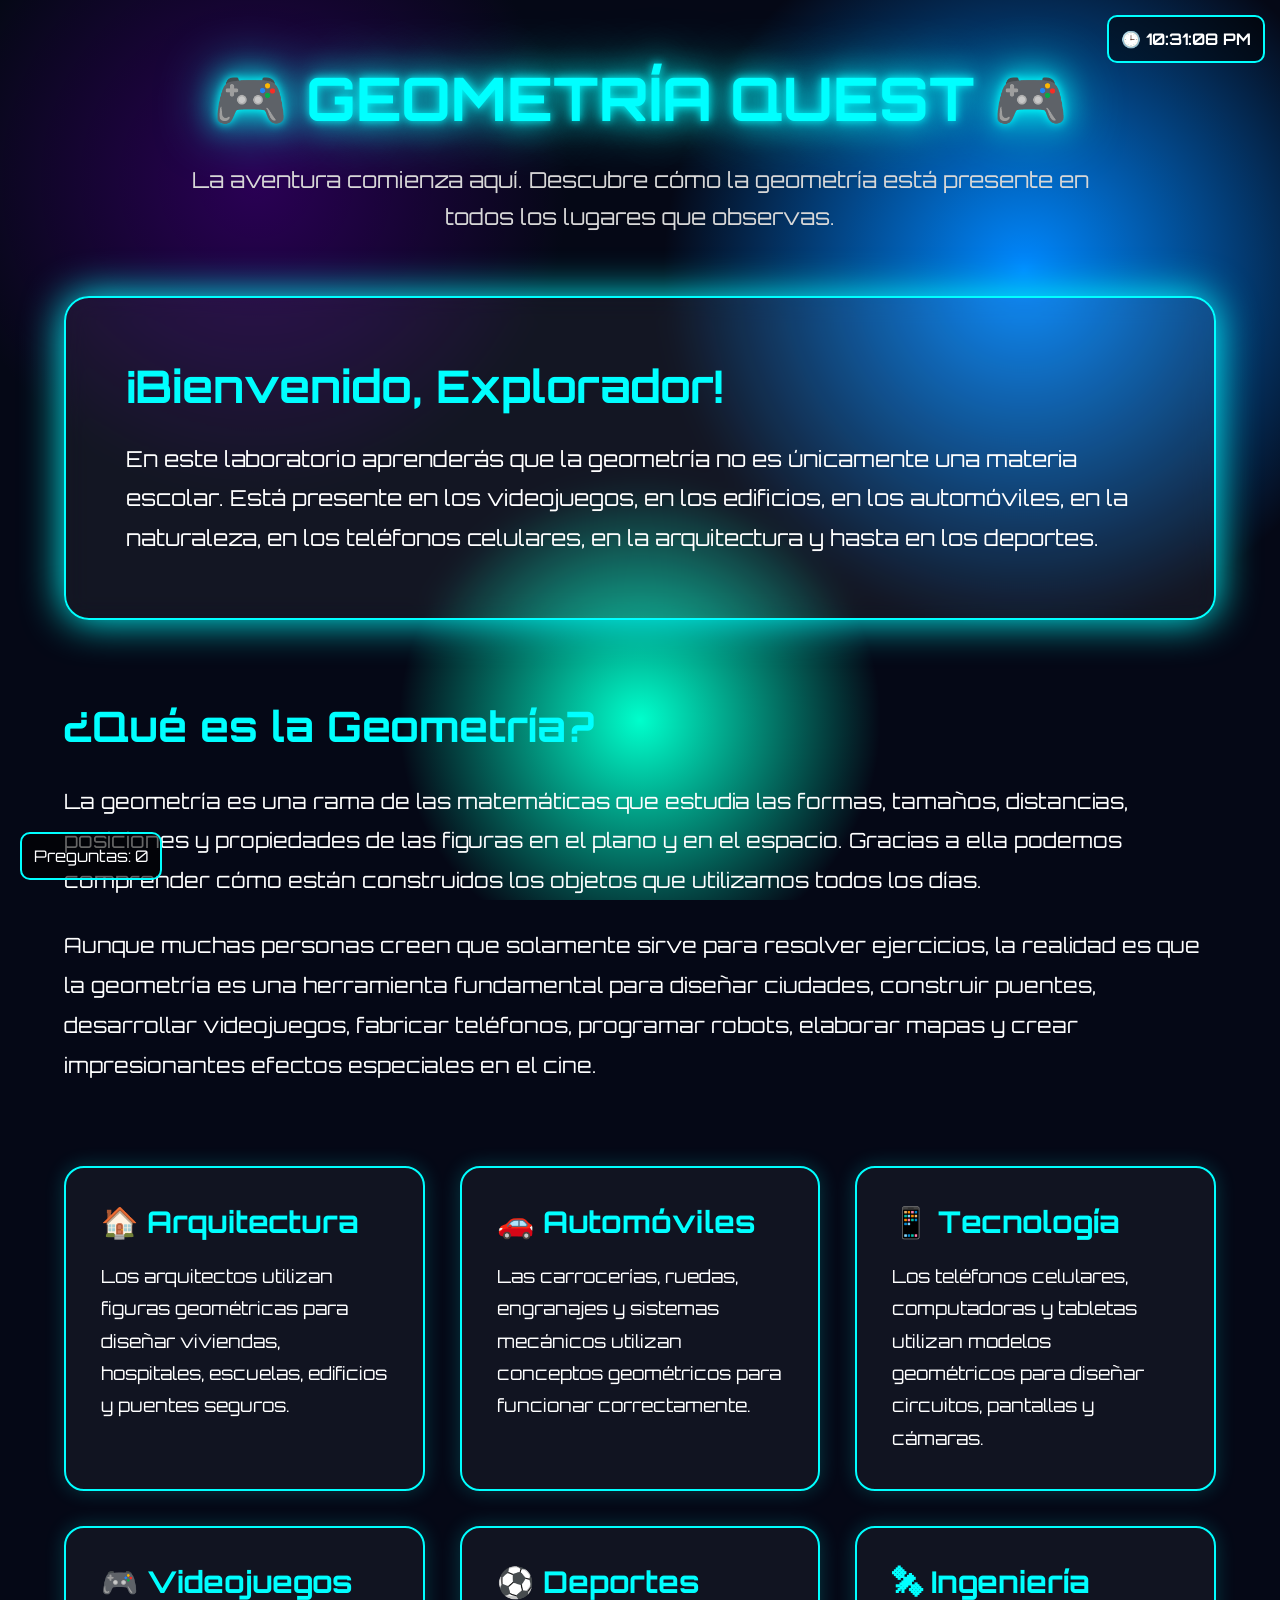
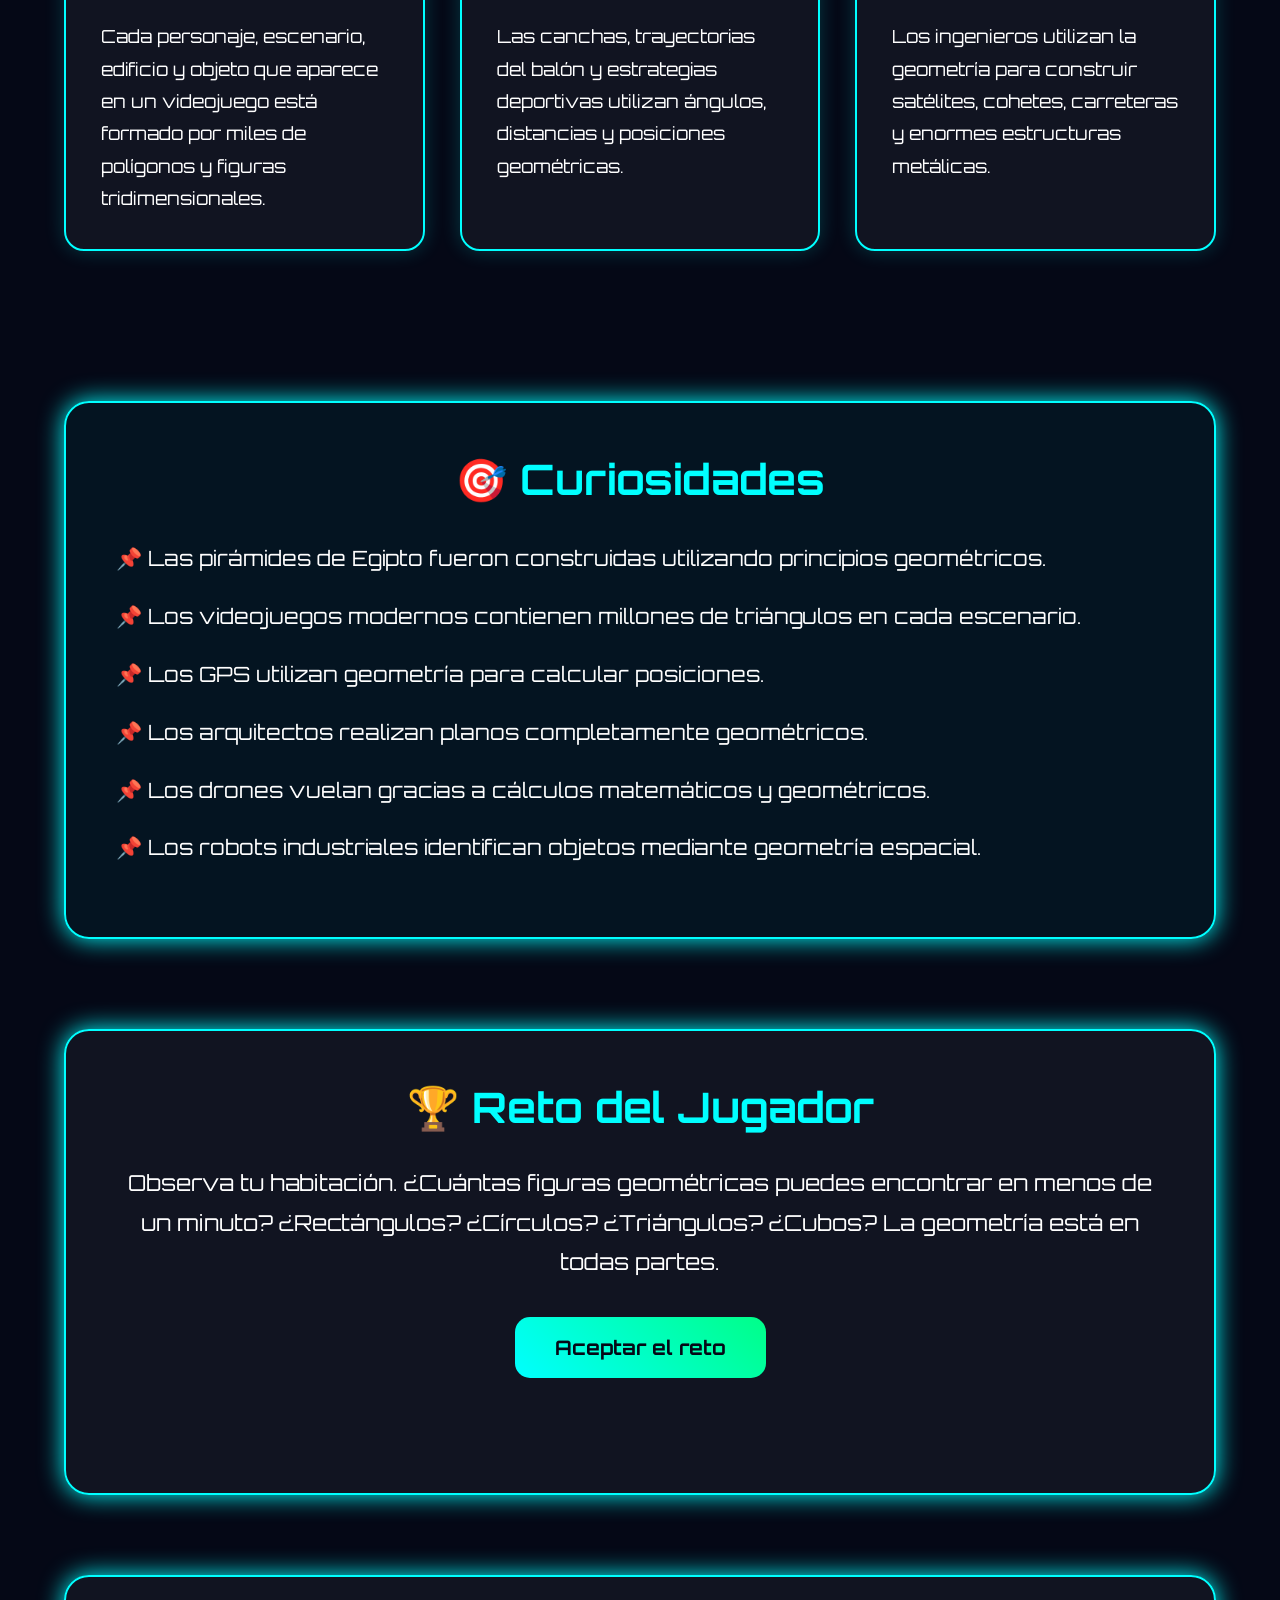
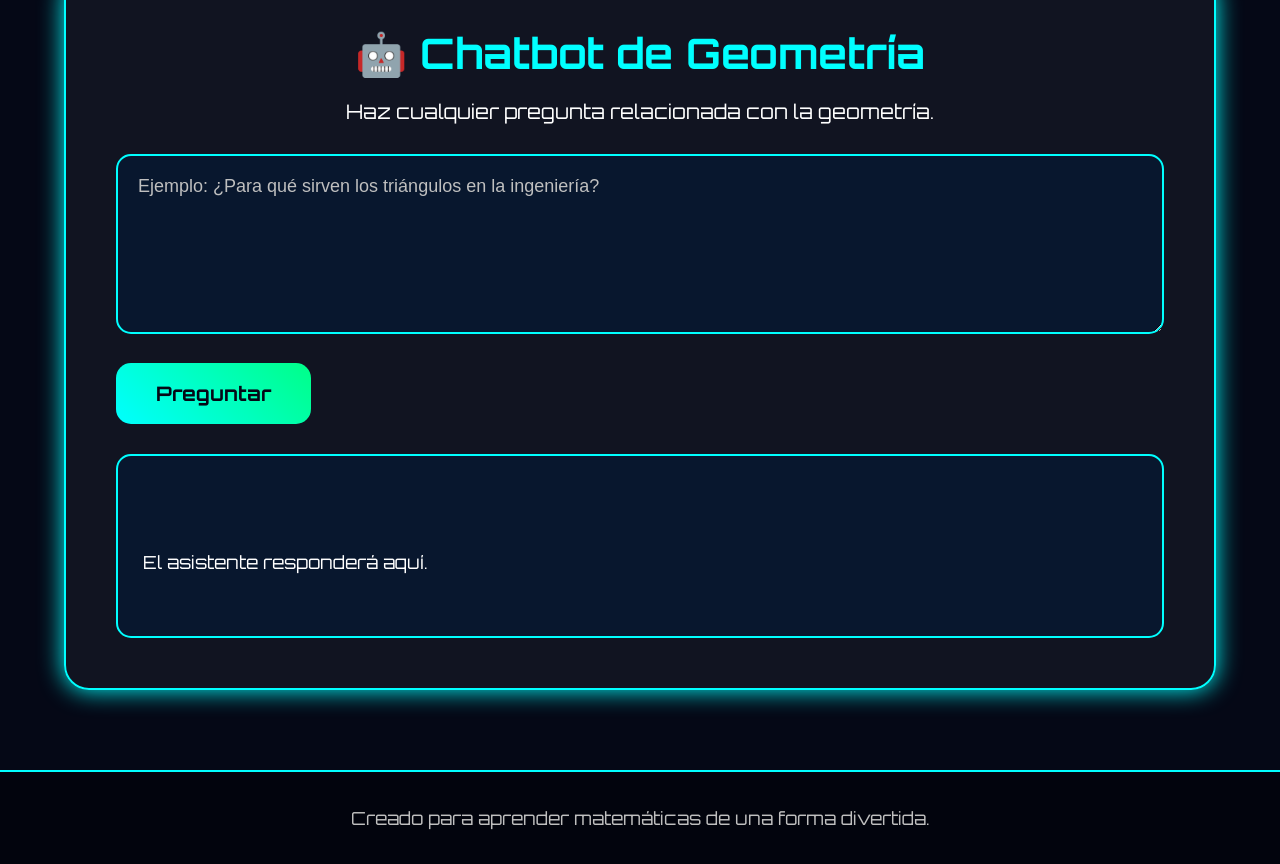
<file: index.html>
<!DOCTYPE html>
<html lang="es">

<head>

    <meta charset="UTF-8">

    <meta name="viewport" content="width=device-width, initial-scale=1.0">

    <title>Geometría Quest</title>

    <link rel="stylesheet" href="estilos.css">

    <link rel="preconnect" href="https://fonts.googleapis.com">

    <link rel="preconnect" href="https://fonts.gstatic.com" crossorigin>

    <link href="https://fonts.googleapis.com/css2?family=Orbitron:wght@400;700;900&display=swap" rel="stylesheet">

</head>

<body>

<div class="fondo"></div>

<header>

    <h1>🎮 GEOMETRÍA QUEST 🎮</h1>

    <p class="subtitulo">

        La aventura comienza aquí. Descubre cómo la geometría está presente en todos los lugares que observas.

    </p>

</header>

<section class="hero">

    <div class="hero-texto">

        <h2>¡Bienvenido, Explorador!</h2>

        <p>

            En este laboratorio aprenderás que la geometría no es únicamente una materia escolar.

            Está presente en los videojuegos, en los edificios, en los automóviles,

            en la naturaleza, en los teléfonos celulares, en la arquitectura y hasta

            en los deportes.

        </p>

    </div>

</section>

<section class="contenido">

<h2>¿Qué es la Geometría?</h2>

<p>

La geometría es una rama de las matemáticas que estudia las formas, tamaños,

distancias, posiciones y propiedades de las figuras en el plano y en el espacio.

Gracias a ella podemos comprender cómo están construidos los objetos que utilizamos

todos los días.

</p>

<p>

Aunque muchas personas creen que solamente sirve para resolver ejercicios,

la realidad es que la geometría es una herramienta fundamental para diseñar

ciudades, construir puentes, desarrollar videojuegos, fabricar teléfonos,

programar robots, elaborar mapas y crear impresionantes efectos especiales

en el cine.

</p>

</section>

<section class="cards">

<div class="card">

<h3>🏠 Arquitectura</h3>

<p>

Los arquitectos utilizan figuras geométricas para diseñar viviendas,

hospitales, escuelas, edificios y puentes seguros.

</p>

</div>

<div class="card">

<h3>🚗 Automóviles</h3>

<p>

Las carrocerías, ruedas, engranajes y sistemas mecánicos utilizan

conceptos geométricos para funcionar correctamente.

</p>

</div>

<div class="card">

<h3>📱 Tecnología</h3>

<p>

Los teléfonos celulares, computadoras y tabletas utilizan modelos

geométricos para diseñar circuitos, pantallas y cámaras.

</p>

</div>

<div class="card">

<h3>🎮 Videojuegos</h3>

<p>

Cada personaje, escenario, edificio y objeto que aparece en un videojuego

está formado por miles de polígonos y figuras tridimensionales.

</p>

</div>

<div class="card">

<h3>⚽ Deportes</h3>

<p>

Las canchas, trayectorias del balón y estrategias deportivas utilizan

ángulos, distancias y posiciones geométricas.

</p>

</div>

<div class="card">

<h3>🛰 Ingeniería</h3>

<p>

Los ingenieros utilizan la geometría para construir satélites,

cohetes, carreteras y enormes estructuras metálicas.

</p>

</div>

</section>

<section class="curiosidades">

<h2>🎯 Curiosidades</h2>

<ul>

<li>📌 Las pirámides de Egipto fueron construidas utilizando principios geométricos.</li>

<li>📌 Los videojuegos modernos contienen millones de triángulos en cada escenario.</li>

<li>📌 Los GPS utilizan geometría para calcular posiciones.</li>

<li>📌 Los arquitectos realizan planos completamente geométricos.</li>

<li>📌 Los drones vuelan gracias a cálculos matemáticos y geométricos.</li>

<li>📌 Los robots industriales identifican objetos mediante geometría espacial.</li>

</ul>

</section>

<section class="reto">

<h2>🏆 Reto del Jugador</h2>

<p>

Observa tu habitación.

¿Cuántas figuras geométricas puedes encontrar en menos de un minuto?

¿Rectángulos?

¿Círculos?

¿Triángulos?

¿Cubos?

La geometría está en todas partes.

</p>

<button id="retoBtn">

Aceptar el reto

</button>

<div id="mensajeReto"></div>

</section>

<section class="chat">

<h2>🤖 Chatbot de Geometría</h2>

<p>

Haz cualquier pregunta relacionada con la geometría.

</p>

<textarea

id="pregunta"

placeholder="Ejemplo: ¿Para qué sirven los triángulos en la ingeniería?"

></textarea>

<button id="enviar">

Preguntar

</button>

<div id="respuesta">

El asistente responderá aquí.

</div>

</section>

<footer>

<p>

Creado para aprender matemáticas de una forma divertida.

</p>

</footer>

<script src="script.js"></script>

</body>

</html>
</file>
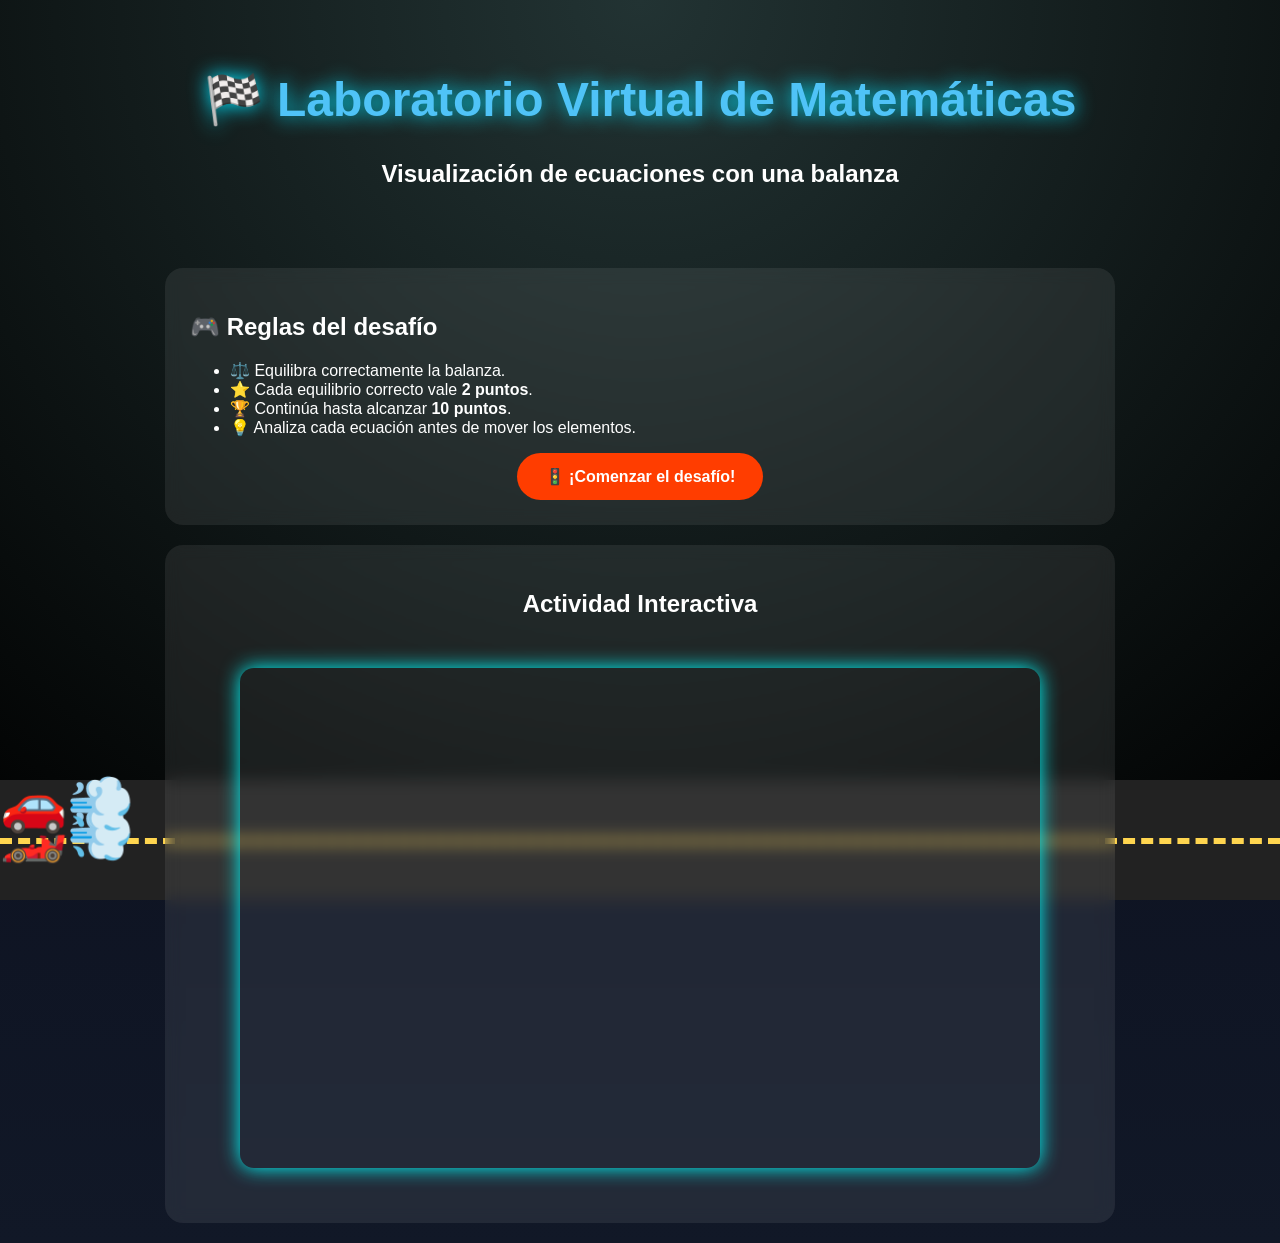
<file: ejemplo.html>
<!DOCTYPE html>
<html lang="es"><head><meta charset="UTF-8"><meta name="viewport" content="width=device-width,initial-scale=1">
<title>Laboratorio Virtual - Balanza</title>
<style>
body{margin:0;font-family:Arial;background:linear-gradient(#090b1a,#111827);color:#fff;overflow-x:hidden}
.sky{position:fixed;inset:0;background:radial-gradient(circle at top,#233,#000);z-index:-3}
.road{position:fixed;bottom:0;width:100%;height:120px;background:#222;z-index:-2}
.road:before{content:"";position:absolute;top:58px;width:100%;border-top:6px dashed #ffd54f}
.car{position:fixed;bottom:35px;font-size:54px;animation:drive 12s linear infinite}
.car2{animation-duration:16s;animation-delay:-5s;bottom:65px}
@keyframes drive{from{left:-10%}to{left:110%}}
header{text-align:center;padding:40px}
h1{font-size:3em;color:#4fc3f7;text-shadow:0 0 20px #00e5ff}
.card{max-width:900px;margin:20px auto;background:rgba(255,255,255,.08);padding:25px;border-radius:18px;backdrop-filter:blur(8px)}
.btn{display:inline-block;background:#ff3d00;color:#fff;padding:14px 28px;border-radius:40px;text-decoration:none;font-weight:bold}
.embed{display:flex;justify-content:center;padding:30px}
iframe{max-width:100%;border-radius:14px;box-shadow:0 0 20px cyan}
</style></head>
<body>
<div class="sky"></div><div class="road"></div>
<div class="car">🏎️💨</div><div class="car car2">🚗💨</div>
<header>
<h1>🏁 Laboratorio Virtual de Matemáticas</h1>
<h2>Visualización de ecuaciones con una balanza</h2>
</header>
<div class="card">
<h2>🎮 Reglas del desafío</h2>
<ul>
<li>⚖️ Equilibra correctamente la balanza.</li>
<li>⭐ Cada equilibrio correcto vale <b>2 puntos</b>.</li>
<li>🏆 Continúa hasta alcanzar <b>10 puntos</b>.</li>
<li>💡 Analiza cada ecuación antes de mover los elementos.</li>
</ul>
<center><a class="btn" href="#juego">🚦 ¡Comenzar el desafío!</a></center>
</div>
<div class="card" id="juego">
<h2 style="text-align:center">Actividad Interactiva</h2>
<div class="embed">
<iframe scrolling="no" title="Visualización de ecuaciones con una balanza" src="https://www.geogebra.org/material/iframe/id/ft8xuczm/width/800/height/500/border/888888/sfsb/true/smb/false/stb/false/stbh/false/ai/false/asb/false/sri/false/rc/false/ld/false/sdz/false/ctl/false" width="800" height="500" style="border:0"></iframe>
</div>
</div>
</body></html>
</file>
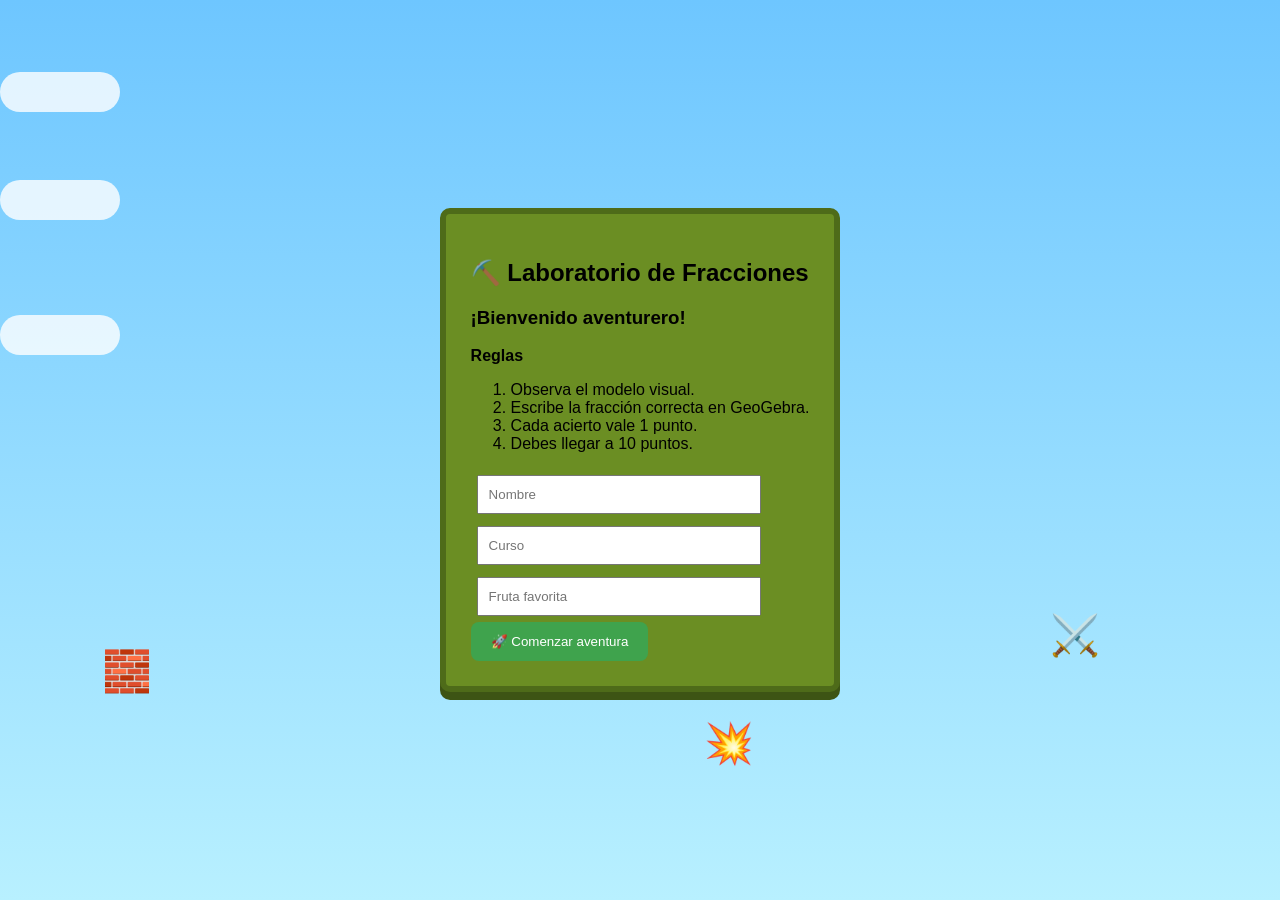
<file: ejemplo2.html>
<!DOCTYPE html>
<html lang="es"><head><meta charset="UTF-8"><meta name="viewport" content="width=device-width,initial-scale=1">
<title>Laboratorio de Fracciones</title>
<style>
body{margin:0;font-family:Arial;background:#87ceeb;overflow:hidden}
.screen{display:none;height:100vh;align-items:center;justify-content:center;flex-direction:column}
.active{display:flex}
.bg{position:fixed;inset:0;background:linear-gradient(#6ec6ff,#b8f0ff);}
.cloud{position:absolute;width:120px;height:40px;background:#fff;border-radius:40px;animation:move 18s linear infinite;opacity:.8}
@keyframes move{from{left:-150px}to{left:110%}}
.block{background:#6b8e23;padding:25px;border:6px solid #4e6b19;border-radius:10px;box-shadow:0 8px #3d5414;z-index:2;max-width:900px}
input{padding:10px;margin:6px;width:260px}
button{padding:12px 20px;background:#3fa34d;color:#fff;border:none;border-radius:8px;cursor:pointer}
#hud{display:flex;gap:20px;font-size:20px;font-weight:bold;margin:10px}
iframe{max-width:100%;border:0}
.pixel{position:absolute;font-size:40px;animation:bob 1s ease-in-out infinite alternate}
@keyframes bob{from{transform:translateY(0)}to{transform:translateY(-12px)}}
</style></head>
<body>
<div class="bg">
<div class="cloud" style="top:8%;animation-delay:0s"></div>
<div class="cloud" style="top:20%;animation-delay:5s"></div>
<div class="cloud" style="top:35%;animation-delay:9s"></div>
<div class="pixel" style="left:8%;top:72%">🧱</div>
<div class="pixel" style="left:82%;top:68%;animation-delay:.5s">⚔️</div>
<div class="pixel" style="left:55%;top:80%;animation-delay:1s">💥</div>
</div>

<section id="s1" class="screen active">
<div class="block">
<h1>⛏️ Laboratorio de Fracciones</h1>
<h3>¡Bienvenido aventurero!</h3>
<p><b>Reglas</b></p>
<ol>
<li>Observa el modelo visual.</li>
<li>Escribe la fracción correcta en GeoGebra.</li>
<li>Cada acierto vale 1 punto.</li>
<li>Debes llegar a 10 puntos.</li>
</ol>
<input id="nombre" placeholder="Nombre"><br>
<input id="curso" placeholder="Curso"><br>
<input id="fruta" placeholder="Fruta favorita"><br>
<button onclick="comenzar()">🚀 Comenzar aventura</button>
</div>
</section>

<section id="s2" class="screen">
<div class="block" style="width:95%;text-align:center">
<h2 id="saludo"></h2>
<div id="hud">
<div>⭐ Puntos: <span id="pts">0</span>/10</div>
<div style="flex:1;background:#ddd;border-radius:10px;height:20px">
<div id="bar" style="height:20px;width:0%;background:#32cd32;border-radius:10px"></div>
</div>
</div>
<p><b>Actividad:</b> Escribe la fracción correspondiente al modelo visual.</p>
<iframe scrolling="no" title="Escribir fracciones a partir de modelos visuales" src="https://www.geogebra.org/material/iframe/id/crmzxjdw/width/800/height/500/border/888888/sfsb/true/smb/false/stb/false/stbh/false/ai/false/asb/false/sri/false/rc/false/ld/false/sdz/false/ctl/false" width="800" height="500"></iframe>
<p>Cuando el estudiante responda correctamente, presiona:</p>
<button onclick="sumar()">✅ Respuesta Correcta</button>
<h2 id="fin"></h2>
</div>
</section>

<script>
let p=0;
function comenzar(){
let n=nombre.value.trim(),c=curso.value.trim(),f=fruta.value.trim();
if(!n||!c||!f){alert("Completa todos los campos.");return;}
s1.classList.remove("active"); s2.classList.add("active");
saludo.textContent="⚔️ ¡Hola "+n.toUpperCase()+" "+f.toUpperCase()+"! Curso: "+c;
}
function sumar(){
if(p<10){p++;pts.textContent=p;bar.style.width=(p*10)+"%";}
if(p===10){
fin.innerHTML="🏆 ¡FELICIDADES! Has conseguido los 10 puntos. 🎉";
document.body.style.background="#d4ffd4";
}
}
</script>
</body></html>
</file>
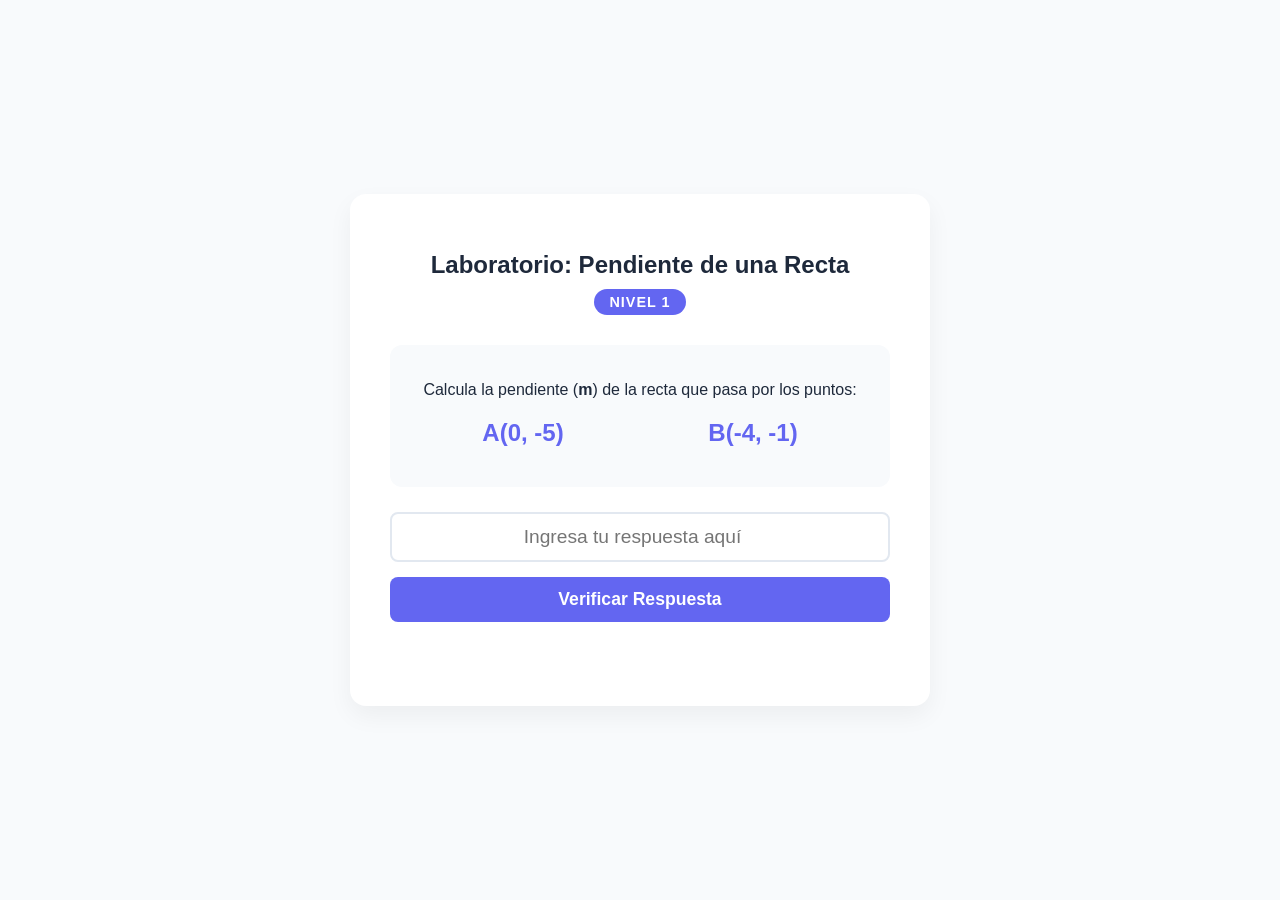
<file: ejemplo3.html>
<!DOCTYPE html>
<html lang="es">
<head>
    <meta charset="UTF-8">
    <meta name="viewport" content="width=device-width, initial-scale=1.0">
    <title>Laboratorio Virtual: Pendiente de una Recta</title>
    <style>
        :root {
            --primary-color: #6366f1; /* Índigo moderno */
            --primary-hover: #4f46e5;
            --success-color: #10b981; /* Verde esmeralda */
            --error-color: #ef4444; /* Rojo suave */
            --bg-color: #f8fafc;
            --card-bg: #ffffff;
            --text-dark: #1e293b;
            --text-light: #64748b;
        }

        body {
            font-family: 'Segoe UI', Roboto, Helvetica, Arial, sans-serif;
            background-color: var(--bg-color);
            color: var(--text-dark);
            display: flex;
            justify-content: center;
            align-items: center;
            height: 100vh;
            margin: 0;
        }

        .lab-container {
            background-color: var(--card-bg);
            border-radius: 16px;
            box-shadow: 0 10px 25px rgba(0, 0, 0, 0.05);
            padding: 40px;
            width: 100%;
            max-width: 500px;
            text-align: center;
            transition: all 0.3s ease;
        }

        header {
            margin-bottom: 30px;
        }

        h1 {
            font-size: 1.5rem;
            margin-bottom: 10px;
            color: var(--text-dark);
        }

        .level-badge {
            display: inline-block;
            background-color: var(--primary-color);
            color: white;
            padding: 5px 15px;
            border-radius: 20px;
            font-size: 0.9rem;
            font-weight: bold;
            letter-spacing: 1px;
            text-transform: uppercase;
        }

        .problem-section {
            background-color: var(--bg-color);
            padding: 20px;
            border-radius: 12px;
            margin-bottom: 25px;
        }

        .points-display {
            display: flex;
            justify-content: space-around;
            font-size: 1.5rem;
            font-weight: bold;
            margin: 20px 0;
            color: var(--primary-color);
        }

        .input-group {
            display: flex;
            flex-direction: column;
            gap: 15px;
            margin-bottom: 20px;
        }

        input[type="number"] {
            padding: 12px;
            font-size: 1.2rem;
            border: 2px solid #e2e8f0;
            border-radius: 8px;
            text-align: center;
            outline: none;
            transition: border-color 0.3s;
        }

        input[type="number"]:focus {
            border-color: var(--primary-color);
        }

        button {
            padding: 12px 20px;
            font-size: 1.1rem;
            font-weight: bold;
            border: none;
            border-radius: 8px;
            cursor: pointer;
            transition: background-color 0.3s, transform 0.1s;
        }

        button:active {
            transform: scale(0.98);
        }

        .btn-check {
            background-color: var(--primary-color);
            color: white;
        }

        .btn-check:hover {
            background-color: var(--primary-hover);
        }

        .btn-next {
            background-color: var(--success-color);
            color: white;
            width: 100%;
            display: none;
            margin-top: 15px;
        }

        .btn-next:hover {
            background-color: #059669;
        }

        .feedback {
            font-weight: bold;
            min-height: 24px;
            margin-top: 15px;
        }

        .success { color: var(--success-color); }
        .error { color: var(--error-color); }
        
        .victory-screen {
            display: none;
        }
    </style>
</head>
<body>

    <div class="lab-container" id="main-container">
        <div id="game-screen">
            <header>
                <h1>Laboratorio: Pendiente de una Recta</h1>
                <div class="level-badge" id="level-indicator">Nivel 1</div>
            </header>

            <div class="problem-section">
                <p>Calcula la pendiente (<strong>m</strong>) de la recta que pasa por los puntos:</p>
                <div class="points-display">
                    <span id="point-a">A(0, 0)</span>
                    <span id="point-b">B(0, 0)</span>
                </div>
            </div>

            <div class="input-group">
                <input type="number" id="user-answer" step="0.01" placeholder="Ingresa tu respuesta aquí">
                <button class="btn-check" id="check-btn" onclick="verificarRespuesta()">Verificar Respuesta</button>
            </div>

            <div class="feedback" id="feedback-msg"></div>
            <button class="btn-next" id="next-btn" onclick="siguienteNivel()">Pasar al Nivel 2 ➔</button>
        </div>

        <div class="victory-screen" id="victory-screen">
            <h1>¡Felicidades! 🏆</h1>
            <p>Has completado todos los niveles del laboratorio con éxito.</p>
            <button class="btn-check" onclick="reiniciarJuego()" style="margin-top: 20px;">Jugar de Nuevo</button>
        </div>
    </div>

    <script>
        // Configuración del juego
        let nivelActual = 1;
        const totalNiveles = 3;
        let pendienteCorrecta = 0;

        // Elementos del DOM
        const levelIndicator = document.getElementById('level-indicator');
        const pointA_El = document.getElementById('point-a');
        const pointB_El = document.getElementById('point-b');
        const inputAnswer = document.getElementById('user-answer');
        const feedbackMsg = document.getElementById('feedback-msg');
        const checkBtn = document.getElementById('check-btn');
        const nextBtn = document.getElementById('next-btn');
        const gameScreen = document.getElementById('game-screen');
        const victoryScreen = document.getElementById('victory-screen');

        // Genera un número aleatorio entre min y max
        function randomInt(min, max) {
            return Math.floor(Math.random() * (max - min + 1) + min);
        }

        // Inicializa un nivel
        function cargarNivel() {
            // Ajustar dificultad según el nivel
            let rango = 5; 
            if (nivelActual === 2) rango = 10;
            if (nivelActual === 3) rango = 15;

            let x1, y1, x2, y2;
            
            // Asegurarnos de que x1 != x2 para que la pendiente no sea indefinida (división por cero)
            do {
                x1 = randomInt(-rango, rango);
                x2 = randomInt(-rango, rango);
            } while (x1 === x2);

            y1 = randomInt(-rango, rango);
            y2 = randomInt(-rango, rango);

            // Calcular pendiente real y redondearla a 2 decimales para facilitar la validación
            let m = (y2 - y1) / (x2 - x1);
            pendienteCorrecta = Math.round(m * 100) / 100;

            // Actualizar Interfaz
            levelIndicator.innerText = `Nivel ${nivelActual}`;
            pointA_El.innerText = `A(${x1}, ${y1})`;
            pointB_El.innerText = `B(${x2}, ${y2})`;
            
            // Reiniciar inputs y botones
            inputAnswer.value = '';
            inputAnswer.disabled = false;
            feedbackMsg.innerText = '';
            feedbackMsg.className = 'feedback';
            checkBtn.style.display = 'block';
            nextBtn.style.display = 'none';
        }

        function verificarRespuesta() {
            const respuestaUsuario = parseFloat(inputAnswer.value);
            
            if (isNaN(respuestaUsuario)) {
                feedbackMsg.innerText = "Por favor, ingresa un número.";
                feedbackMsg.className = 'feedback error';
                return;
            }

            // Validar con una pequeña tolerancia para errores de redondeo (0.05)
            if (Math.abs(respuestaUsuario - pendienteCorrecta) <= 0.05) {
                feedbackMsg.innerText = "¡Correcto! Excelente trabajo.";
                feedbackMsg.className = 'feedback success';
                
                inputAnswer.disabled = true;
                checkBtn.style.display = 'none';
                
                if (nivelActual < totalNiveles) {
                    nextBtn.innerText = `Pasar al Nivel ${nivelActual + 1} ➔`;
                    nextBtn.style.display = 'block';
                } else {
                    nextBtn.innerText = "Ver Resultados Finales ➔";
                    nextBtn.style.display = 'block';
                }
            } else {
                feedbackMsg.innerText = "Incorrecto. Intenta de nuevo.";
                feedbackMsg.className = 'feedback error';
            }
        }

        function siguienteNivel() {
            if (nivelActual < totalNiveles) {
                nivelActual++;
                cargarNivel();
            } else {
                gameScreen.style.display = 'none';
                victoryScreen.style.display = 'block';
            }
        }

        function reiniciarJuego() {
            nivelActual = 1;
            gameScreen.style.display = 'block';
            victoryScreen.style.display = 'none';
            cargarNivel();
        }

        // Iniciar el juego al cargar la página
        window.onload = cargarNivel;
    </script>

</body>
</html>
</file>
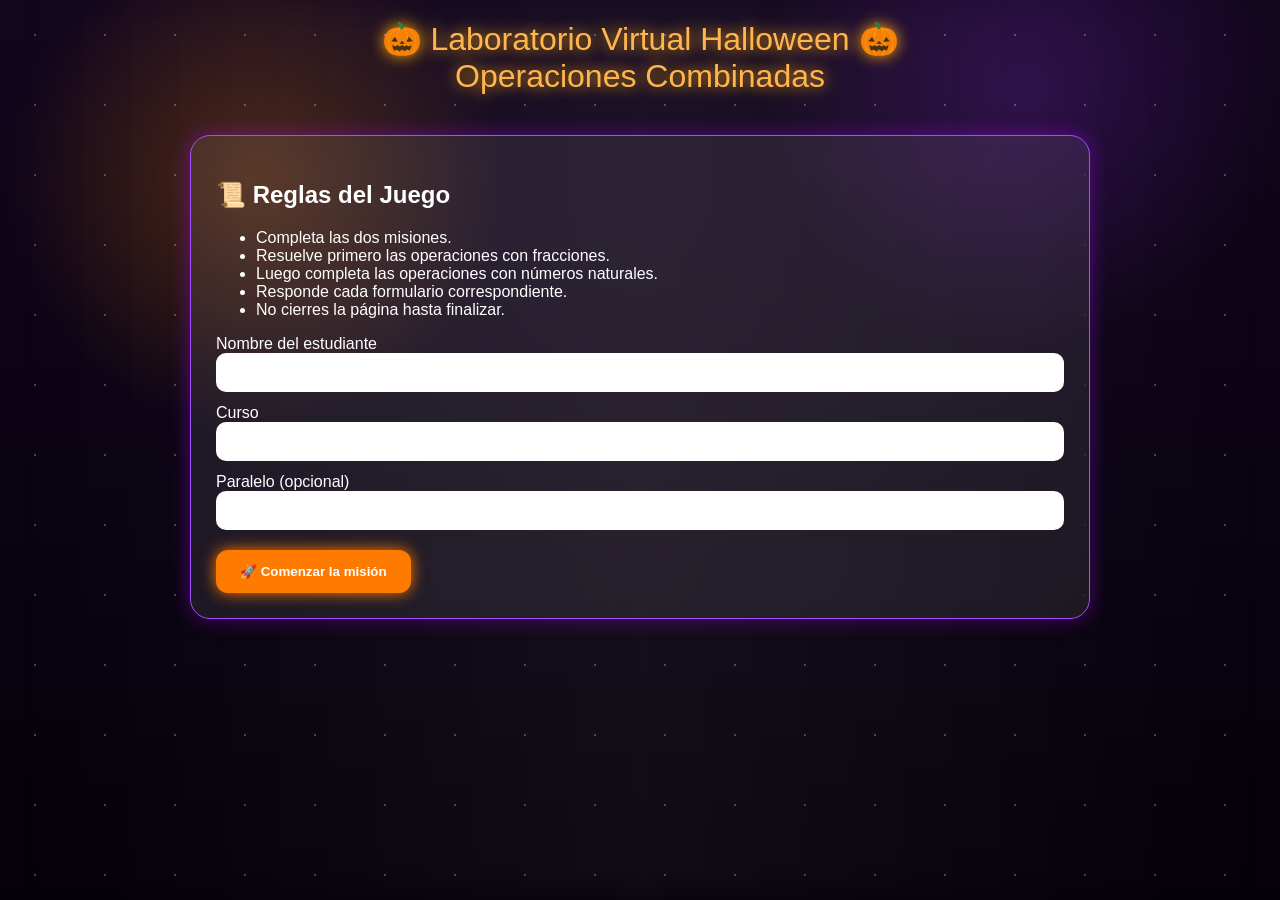
<file: ejemplo4.html>
<!DOCTYPE html>
<html lang="es">
<head>
<meta charset="UTF-8">
<meta name="viewport" content="width=device-width,initial-scale=1">
<title>Laboratorio Halloween - Operaciones Combinadas</title>
<style>
*{box-sizing:border-box}body{margin:0;font-family:Segoe UI,Arial,sans-serif;background:#09030f;color:#fff;overflow-x:hidden}
body:before{content:"";position:fixed;inset:0;background:
radial-gradient(circle at 20% 20%,rgba(255,136,0,.25),transparent 20%),
radial-gradient(circle at 80% 10%,rgba(138,43,226,.22),transparent 20%),
linear-gradient(#12061d,#040108);z-index:-2}
.stars,.fog{position:fixed;inset:0;pointer-events:none}
.stars{background-image:radial-gradient(#fff 1px,transparent 1px);background-size:70px 70px;opacity:.25;animation:drift 60s linear infinite}
.fog{background:linear-gradient(90deg,transparent,rgba(255,255,255,.05),transparent);filter:blur(20px);animation:fog 15s ease-in-out infinite alternate}
@keyframes drift{to{transform:translateY(70px)}}@keyframes fog{from{transform:translateX(-5%)}to{transform:translateX(5%)}}
header{padding:20px;text-align:center;font-size:2rem;color:#ffb347;text-shadow:0 0 15px orange}
.card{max-width:900px;margin:20px auto;background:rgba(255,255,255,.08);backdrop-filter:blur(10px);border:1px solid #a64dff;border-radius:20px;padding:25px;box-shadow:0 0 20px rgba(170,0,255,.4)}
label{display:block;margin-top:12px}
input{width:100%;padding:12px;border-radius:10px;border:none}
button{margin-top:20px;padding:14px 24px;border:none;border-radius:12px;background:#ff7b00;color:#fff;font-weight:bold;cursor:pointer;box-shadow:0 0 15px #ff7b00}
button:hover{transform:scale(1.03)}
#lab{display:none;padding:15px}
.topbar{display:flex;justify-content:space-between;gap:10px;flex-wrap:wrap;background:#1a1028;padding:12px;border-radius:15px;margin-bottom:20px}
.grid{display:grid;grid-template-columns:1fr 1fr;gap:20px;margin-bottom:25px}
.panel{background:rgba(255,255,255,.07);border:2px solid #8a2be2;border-radius:18px;padding:10px;box-shadow:0 0 15px rgba(138,43,226,.35)}
.panel h2{text-align:center;color:#ffb347}
.embed{display:flex;justify-content:center;align-items:center;overflow:auto}
.progress{height:12px;background:#333;border-radius:10px;overflow:hidden;width:250px}
.bar{height:100%;width:0;background:linear-gradient(90deg,#ff7b00,#9b59ff)}
@media(max-width:900px){.grid{grid-template-columns:1fr}.progress{width:100%}}
</style>
</head>
<body>
<div class="stars"></div><div class="fog"></div>

<section id="inicio">
<header>🎃 Laboratorio Virtual Halloween 🎃<br>Operaciones Combinadas</header>
<div class="card">
<h2>📜 Reglas del Juego</h2>
<ul>
<li>Completa las dos misiones.</li>
<li>Resuelve primero las operaciones con fracciones.</li>
<li>Luego completa las operaciones con números naturales.</li>
<li>Responde cada formulario correspondiente.</li>
<li>No cierres la página hasta finalizar.</li>
</ul>

<label>Nombre del estudiante</label>
<input id="nombre">
<label>Curso</label>
<input id="curso">
<label>Paralelo (opcional)</label>
<input id="paralelo">

<button onclick="comenzar()">🚀 Comenzar la misión</button>
</div>
</section>

<section id="lab">
<div class="topbar">
<div><b>👤</b> <span id="n"></span> | <b>📚</b> <span id="c"></span></div>
<div>⏱ <span id="tiempo">00:00</span></div>
<div class="progress"><div class="bar" id="bar"></div></div>
</div>

<div class="grid">
<div class="panel">
<h2>🎮 Juego 1 - Fracciones</h2>
<div class="embed">
<iframe scrolling="no" title="Practica" src="https://www.geogebra.org/material/iframe/id/exs224ab/width/655/height/379/border/888888/sfsb/true/smb/false/stb/false/stbh/false/ai/false/asb/false/sri/false/rc/false/ld/false/sdz/false/ctl/false" width="100%" height="420" style="border:0;"></iframe>
</div>
</div>
<div class="panel">
<h2>📝 Formulario 1</h2>
<div class="embed">
<iframe src="https://docs.google.com/forms/d/e/1FAIpQLSfJ1Np9BYJUgDnuxJ9LfgRFF7wfCi-vHiNaBrBoDFPGTkYOCw/viewform?embedded=true" width="100%" height="700" frameborder="0">Cargando…</iframe>
</div>
</div>
</div>

<div class="grid">
<div class="panel">
<h2>🎮 Juego 2 - Números Naturales</h2>
<div class="embed">
<iframe scrolling="no" title="Operaciones combinadas" src="https://www.geogebra.org/material/iframe/id/sfattgbz/width/675/height/417/border/888888/sfsb/true/smb/false/stb/false/stbh/false/ai/false/asb/false/sri/true/rc/false/ld/false/sdz/false/ctl/false" width="100%" height="450" style="border:0;"></iframe>
</div>
</div>
<div class="panel">
<h2>📝 Formulario 2</h2>
<div class="embed">
<iframe src="https://docs.google.com/forms/d/e/1FAIpQLScbaDgJAOSO7iXjsp2UT4OYBnH9jpnSVe90jApWOWYPKgvt5Q/viewform?embedded=true" width="100%" height="500" frameborder="0">Cargando…</iframe>
</div>
</div>
</div>

<div style="text-align:center">
<button onclick="finalizar()">🏆 Finalizar misión</button>
</div>
</section>

<script>
let s=0,t;
function comenzar(){
const nom=nombre.value.trim(),cur=curso.value.trim();
if(!nom||!cur){alert("Completa nombre y curso.");return;}
localStorage.setItem("nom",nom);localStorage.setItem("cur",cur);
n.textContent=nom;c.textContent=cur;
inicio.style.display="none";lab.style.display="block";
t=setInterval(()=>{s++;let m=String(Math.floor(s/60)).padStart(2,"0");let ss=String(s%60).padStart(2,"0");tiempo.textContent=`${m}:${ss}`;bar.style.width=Math.min(100,s/3)+"%";},1000);
}
window.onload=()=>{if(localStorage.nom){nombre.value=localStorage.nom;curso.value=localStorage.cur||"";}}
function finalizar(){
clearInterval(t);
bar.style.width="100%";
alert("🎉 ¡Felicitaciones! Has completado el laboratorio.");
}
</script>
</body>
</html>
</file>
<file: estilos.css>
*{
    margin:0;
    padding:0;
    box-sizing:border-box;
}

html{
    scroll-behavior:smooth;
}

body{

    font-family:'Orbitron',sans-serif;

    background:#050816;

    color:white;

    overflow-x:hidden;

}

/* ========================= */

.fondo{

    position:fixed;

    top:0;

    left:0;

    width:100%;

    height:100%;

    background:
    radial-gradient(circle at 20% 20%,#2a0055 0%,transparent 25%),
    radial-gradient(circle at 80% 30%,#0088ff 0%,transparent 30%),
    radial-gradient(circle at 50% 80%,#00ffcc 0%,transparent 25%),
    #050816;

    z-index:-5;

}

/* ========================= */

header{

    text-align:center;

    padding:60px 20px;

}

header h1{

    font-size:60px;

    color:#00ffff;

    text-shadow:

    0 0 10px cyan,

    0 0 30px cyan,

    0 0 60px cyan;

    animation:brillo 2s infinite alternate;

}

@keyframes brillo{

    from{

        text-shadow:

        0 0 10px cyan,

        0 0 30px cyan;

    }

    to{

        text-shadow:

        0 0 20px #00ff99,

        0 0 50px #00ffff,

        0 0 90px #00ffff;

    }

}

.subtitulo{

    margin-top:25px;

    max-width:900px;

    margin-left:auto;

    margin-right:auto;

    color:#d7d7d7;

    font-size:22px;

    line-height:1.7;

}

/* ========================= */

.hero{

    width:90%;

    max-width:1200px;

    margin:auto;

    padding:60px;

    background:rgba(255,255,255,.06);

    border:2px solid cyan;

    border-radius:25px;

    backdrop-filter:blur(12px);

    box-shadow:0 0 40px cyan;

}

.hero h2{

    font-size:45px;

    color:#00ffff;

    margin-bottom:25px;

}

.hero p{

    font-size:22px;

    line-height:1.8;

}

/* ========================= */

.contenido{

    width:90%;

    max-width:1200px;

    margin:80px auto;

}

.contenido h2{

    font-size:42px;

    color:#00ffff;

    margin-bottom:30px;

}

.contenido p{

    font-size:21px;

    line-height:1.9;

    margin-bottom:25px;

}

/* ========================= */

.cards{

    width:90%;

    max-width:1400px;

    margin:auto;

    display:grid;

    grid-template-columns:repeat(auto-fit,minmax(320px,1fr));

    gap:35px;

    padding-bottom:60px;

}

.card{

    background:rgba(255,255,255,.05);

    border:2px solid #00ffff;

    border-radius:20px;

    padding:35px;

    transition:.4s;

    cursor:pointer;

    box-shadow:0 0 20px rgba(0,255,255,.2);

}

.card:hover{

    transform:translateY(-12px) scale(1.04);

    box-shadow:0 0 45px cyan;

}

.card h3{

    color:#00ffff;

    font-size:30px;

    margin-bottom:20px;

}

.card p{

    line-height:1.8;

    font-size:18px;

}

/* ========================= */

.curiosidades{

    width:90%;

    max-width:1200px;

    margin:90px auto;

    background:rgba(0,255,255,.05);

    border:2px solid cyan;

    border-radius:25px;

    padding:50px;

    box-shadow:0 0 25px cyan;

}

.curiosidades h2{

    text-align:center;

    color:#00ffff;

    margin-bottom:35px;

    font-size:42px;

}

.curiosidades ul{

    list-style:none;

}

.curiosidades li{

    margin:20px 0;

    font-size:21px;

    line-height:1.8;

    transition:.3s;

}

.curiosidades li:hover{

    transform:translateX(15px);

    color:#00ffff;

}
/* ========================= */
/* RETO */
/* ========================= */

.reto{

    width:90%;

    max-width:1200px;

    margin:80px auto;

    padding:50px;

    border-radius:25px;

    border:2px solid #00ffff;

    background:rgba(255,255,255,.05);

    text-align:center;

    box-shadow:0 0 25px cyan;

}

.reto h2{

    color:#00ffff;

    font-size:42px;

    margin-bottom:30px;

}

.reto p{

    font-size:22px;

    line-height:1.8;

    margin-bottom:35px;

}

/* ========================= */
/* BOTONES */
/* ========================= */

button{

    background:linear-gradient(45deg,#00ffff,#00ff88);

    color:#050816;

    border:none;

    padding:18px 40px;

    border-radius:15px;

    font-size:20px;

    font-weight:bold;

    font-family:'Orbitron',sans-serif;

    cursor:pointer;

    transition:.35s;

}

button:hover{

    transform:scale(1.08);

    box-shadow:0 0 25px cyan;

}

button:active{

    transform:scale(.95);

}

/* ========================= */

#mensajeReto{

    margin-top:25px;

    color:#00ff88;

    font-size:24px;

    min-height:40px;

}

/* ========================= */
/* CHATBOT */
/* ========================= */

.chat{

    width:90%;

    max-width:1200px;

    margin:80px auto;

    padding:50px;

    border-radius:25px;

    background:rgba(255,255,255,.05);

    border:2px solid cyan;

    box-shadow:0 0 25px cyan;

}

.chat h2{

    color:#00ffff;

    text-align:center;

    font-size:42px;

    margin-bottom:20px;

}

.chat p{

    text-align:center;

    font-size:20px;

    margin-bottom:30px;

}

textarea{

    width:100%;

    min-height:180px;

    resize:vertical;

    border:none;

    outline:none;

    border-radius:15px;

    padding:20px;

    font-size:18px;

    background:#08172e;

    color:white;

    border:2px solid cyan;

    margin-bottom:25px;

    font-family:Arial,Helvetica,sans-serif;

}

textarea::placeholder{

    color:#bfbfbf;

}

#respuesta{

    margin-top:30px;

    padding:25px;

    min-height:140px;

    background:#08172e;

    border-radius:15px;

    border:2px solid #00ffff;

    line-height:1.8;

    font-size:18px;

    white-space:pre-wrap;

}

/* ========================= */
/* FOOTER */
/* ========================= */

footer{

    margin-top:80px;

    padding:35px;

    background:#02040d;

    text-align:center;

    font-size:18px;

    color:#bfbfbf;

    border-top:2px solid cyan;

}

/* ========================= */
/* SCROLLBAR */
/* ========================= */

::-webkit-scrollbar{

    width:12px;

}

::-webkit-scrollbar-track{

    background:#030b1c;

}

::-webkit-scrollbar-thumb{

    background:#00ffff;

    border-radius:10px;

}

::-webkit-scrollbar-thumb:hover{

    background:#00ff88;

}

/* ========================= */
/* ANIMACIÓN DE ENTRADA */
/* ========================= */

header,
.hero,
.contenido,
.cards,
.curiosidades,
.reto,
.chat{

    animation:entrada 1s ease;

}

@keyframes entrada{

    from{

        opacity:0;

        transform:translateY(60px);

    }

    to{

        opacity:1;

        transform:translateY(0);

    }

}

/* ========================= */
/* RESPONSIVE */
/* ========================= */

@media(max-width:900px){

header h1{

    font-size:38px;

}

.hero{

    padding:30px;

}

.hero h2{

    font-size:30px;

}

.hero p{

    font-size:18px;

}

.contenido h2{

    font-size:32px;

}

.contenido p{

    font-size:18px;

}

.card h3{

    font-size:24px;

}

.card p{

    font-size:17px;

}

.curiosidades h2{

    font-size:32px;

}

.curiosidades li{

    font-size:18px;

}

.reto h2{

    font-size:32px;

}

.reto p{

    font-size:18px;

}

.chat h2{

    font-size:32px;

}

textarea{

    min-height:150px;

}

button{

    width:100%;

}

}
</file>
